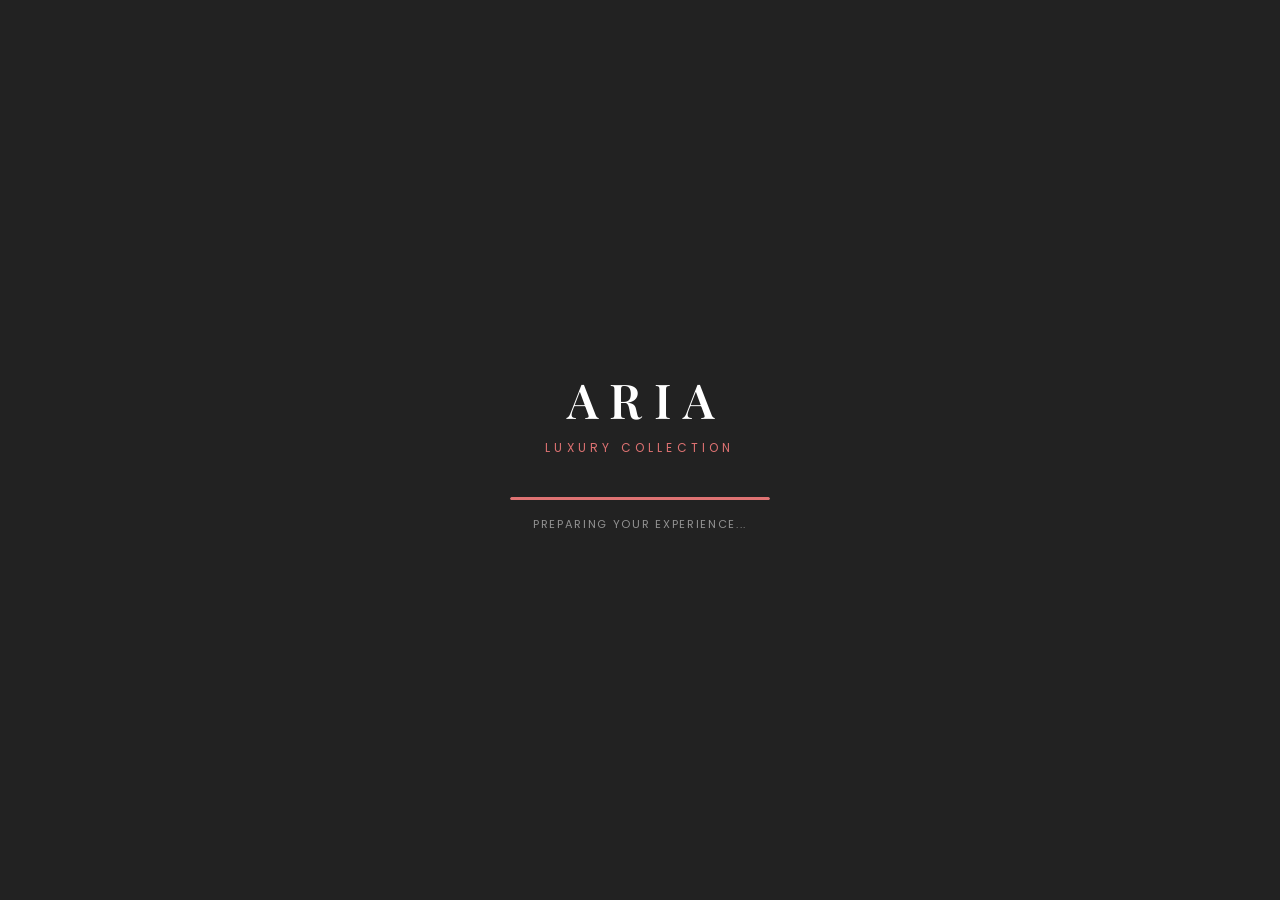
<file: loading.html>
<!DOCTYPE html>
<html lang="en">
<head>
  <meta charset="UTF-8">
  <meta name="viewport" content="width=device-width, initial-scale=1.0">
  <!-- 4.5 seconds baad automatic index.html par redirect ho jayega -->
  <meta http-equiv="refresh" content="4.5;url=index.html">
  <title>ARIA — Loading...</title>
  
  <link rel="preconnect" href="https://fonts.googleapis.com">
  <link rel="preconnect" href="https://fonts.gstatic.com" crossorigin>
  <link href="https://fonts.googleapis.com/css2?family=Playfair+Display:wght@600&family=Poppins:wght@300;400&display=swap" rel="stylesheet">

  <style>
    :root {
      --bg-color: #222222;       /* Luxury Dark Background */
      --text-color: #FFFFFF;
      --gold-color: #f57c7ce2;    /* Home page wala same theme color */
      --track-color: rgba(255, 255, 255, 0.1);
      --font-logo: 'Playfair Display', serif;
      --font-body: 'Poppins', sans-serif;
    }

    * {
      margin: 0;
      padding: 0;
      box-sizing: border-box;
    }

    body {
      height: 100vh;
      width: 100vw;
      background-color: var(--bg-color);
      display: flex;
      align-items: center;
      justify-content: center;
      font-family: var(--font-body);
      overflow: hidden;
    }

    .loader-container {
      display: flex;
      flex-direction: column;
      align-items: center;
      text-align: center;
      padding: 20px;
    }

    /* Brand Logo */
    .brand-logo {
      font-family: var(--font-logo);
      font-size: 3rem;
      font-weight: 600;
      letter-spacing: 0.25em;
      color: var(--text-color);
      margin-bottom: 8px;
      text-indent: 0.25em; /* Perfectly align centered text with letter-spacing */
    }

    .brand-subtext {
      font-size: 0.75rem;
      letter-spacing: 0.35em;
      text-transform: uppercase;
      color: var(--gold-color);
      margin-bottom: 40px;
    }

    /* Progress Bar Outer Track */
    .progress-track {
      width: 260px;
      height: 3px;
      background-color: var(--track-color);
      border-radius: 4px;
      overflow: hidden;
      position: relative;
    }

    /* Progress Bar Fill Animation (4.5 Seconds) */
    .progress-fill {
      height: 100%;
      width: 0%;
      background-color: var(--gold-color);
      border-radius: 4px;
      animation: fillProgress 4.5s cubic-bezier(0.4, 0, 0.2, 1) forwards;
    }

    /* Status Label */
    .loading-status {
      margin-top: 16px;
      font-size: 0.7rem;
      letter-spacing: 0.15em;
      color: rgba(255, 255, 255, 0.5);
      text-transform: uppercase;
    }

    /* Keyframe Animation */
    @keyframes fillProgress {
      0% {
        width: 0%;
      }
      50% {
        width: 65%;
      }
      80% {
        width: 85%;
      }
      100% {
        width: 100%;
      }
    }
  </style>
</head>
<body>

  <div class="loader-container">
    <h1 class="brand-logo">ARIA</h1>
    <p class="brand-subtext">Luxury Collection</p>
    
    <!-- Loading Bar -->
    <div class="progress-track">
      <div class="progress-fill"></div>
    </div>
    
    <p class="loading-status">Preparing Your Experience...</p>
  </div>

</body>
</html>
</file>
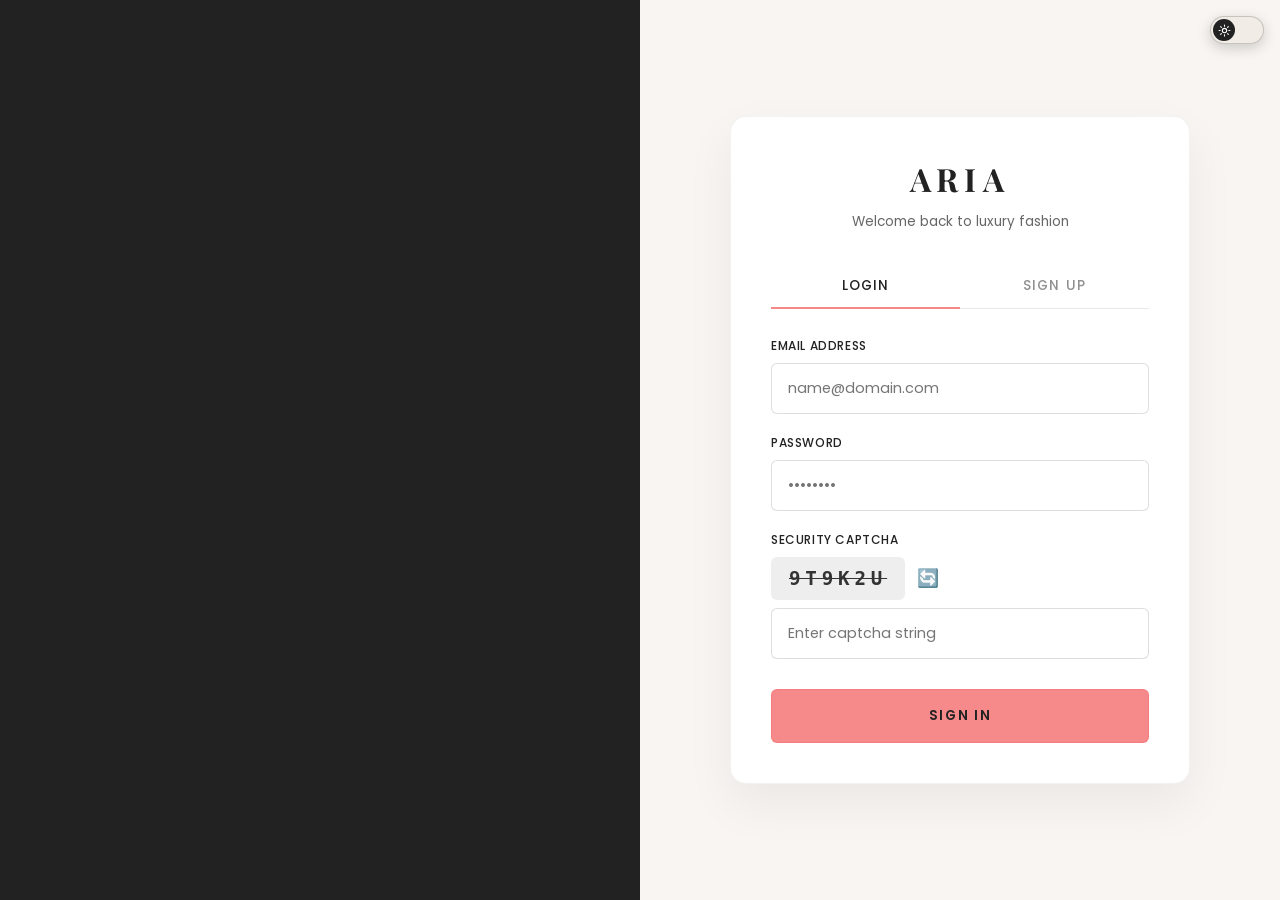
<file: login.html>
<!DOCTYPE html>
<html lang="en">
<head>
  <meta charset="UTF-8">
  <meta name="viewport" content="width=device-width, initial-scale=1.0">
  <title>ARIA — Account Authentication</title>
  <link rel="preconnect" href="https://fonts.googleapis.com">
  <link rel="preconnect" href="https://fonts.gstatic.com" crossorigin>
  <link href="https://fonts.googleapis.com/css2?family=Playfair+Display:wght@500;600;700&family=Poppins:wght@300;400;500;600&display=swap" rel="stylesheet">
  <script src="darkmode.js"></script>
  <style>
    :root {
      --color-white: #FFFFFF;
      --color-offwhite: #F8F5F2;
      --color-black: #222222;
      --color-gold: #f57c7ce2;
      --font-heading: 'Playfair Display', serif;
      --font-body: 'Poppins', sans-serif;
      --transition: 0.3s ease;
    }

    * { margin: 0; padding: 0; box-sizing: border-box; }

    body {
      font-family: var(--font-body);
      background-color: var(--color-offwhite);
      color: var(--color-black);
      min-height: 100vh;
    }

    /* ===== Split-screen layout ===== */
    .auth-page {
      display: flex;
      min-height: 100vh;
    }

    .auth-visual {
      flex: 1 1 50%;
      min-height: 100vh;
      background-color: var(--color-black); /* fallback until image is added */
      background-image: url("https://i.pinimg.com/736x/ed/0f/c1/ed0fc1859b363ae18fe8c7338bc718e2.jpg");            /* <-- put your reference image path/URL here */
      background-size: cover;
      background-position: center;
    }

    .auth-panel {
      flex: 1 1 50%;
      display: flex;
      align-items: center;
      justify-content: center;
      padding: 24px;
    }
    /* ================================ */

    .auth-container {
      width: 100%;
      max-width: 460px;
      background: var(--color-white);
      border-radius: 16px;
      padding: 40px;
      box-shadow: 0 20px 50px rgba(0, 0, 0, 0.06);
      border: 1px solid rgba(34, 34, 34, 0.06);
    }

    .auth-header {
      text-align: center;
      margin-bottom: 32px;
    }

    .auth-logo {
      font-family: var(--font-heading);
      font-size: 2rem;
      font-weight: 700;
      letter-spacing: 0.2em;
      text-decoration: none;
      color: var(--color-black);
      display: inline-block;
      margin-bottom: 12px;
    }

    .auth-tabs {
      display: flex;
      border-bottom: 1px solid rgba(34, 34, 34, 0.1);
      margin-bottom: 28px;
    }

    .tab-btn {
      flex: 1;
      padding: 12px;
      background: none;
      border: none;
      font-family: var(--font-body);
      font-size: 0.85rem;
      font-weight: 500;
      letter-spacing: 0.08em;
      text-transform: uppercase;
      color: rgba(34, 34, 34, 0.5);
      cursor: pointer;
      position: relative;
      transition: color var(--transition);
    }

    .tab-btn.active {
      color: var(--color-black);
    }

    .tab-btn.active::after {
      content: '';
      position: absolute;
      bottom: -1px;
      left: 0;
      width: 100%;
      height: 2px;
      background-color: var(--color-gold);
    }

    .form-group {
      margin-bottom: 20px;
    }

    .form-group label {
      display: block;
      font-size: 0.75rem;
      font-weight: 500;
      text-transform: uppercase;
      letter-spacing: 0.05em;
      margin-bottom: 8px;
    }

    .form-control {
      width: 100%;
      padding: 14px 16px;
      border: 1px solid rgba(34, 34, 34, 0.15);
      border-radius: 6px;
      font-family: var(--font-body);
      font-size: 0.9rem;
      transition: border-color var(--transition);
      outline: none;
    }

    .form-control:focus {
      border-color: var(--color-gold);
    }

    .captcha-wrap {
      display: flex;
      gap: 12px;
      align-items: center;
      margin-bottom: 8px;
    }

    .captcha-box {
      background: #eee;
      padding: 10px 18px;
      border-radius: 6px;
      font-family: monospace;
      font-weight: bold;
      font-size: 1.2rem;
      letter-spacing: 0.25em;
      text-decoration: line-through;
      user-select: none;
      color: #333;
    }

    .btn-refresh {
      background: none;
      border: none;
      cursor: pointer;
      font-size: 1.1rem;
    }

    .btn-submit {
      width: 100%;
      padding: 16px;
      background-color: var(--color-gold);
      border: 1px solid var(--color-gold);
      color: var(--color-black);
      font-family: var(--font-body);
      font-size: 0.85rem;
      font-weight: 600;
      letter-spacing: 0.12em;
      text-transform: uppercase;
      border-radius: 6px;
      cursor: pointer;
      margin-top: 10px;
      transition: var(--transition);
    }

    .btn-submit:hover {
      background-color: transparent;
      color: var(--color-black);
    }

    .form-panel { display: none; }
    .form-panel.active { display: block; }

    /* Stack on narrow screens so the form isn't squeezed */
    @media (max-width: 800px) {
      .auth-visual { display: none; }
      .auth-panel { flex: 1 1 100%; }
    }
  </style>
</head>
<body>

  <div class="auth-page">
    <!-- Left half: put your reference image here -->
    <div class="auth-visual"></div>

    <!-- Right half: existing login/signup card, unchanged -->
    <div class="auth-panel">
      <div class="auth-container">
        <div class="auth-header">
          <a href="index.html" class="auth-logo">ARIA</a>
          <p style="font-size: 0.85rem; color: #666;">Welcome back to luxury fashion</p>
        </div>

        <div class="auth-tabs">
          <button class="tab-btn active" onclick="switchTab('login')">Login</button>
          <button class="tab-btn" onclick="switchTab('signup')">Sign Up</button>
        </div>

        <!-- Login Form -->
        <form id="login" class="form-panel active" onsubmit="return validateCaptcha(event)">
          <div class="form-group">
            <label>Email Address</label>
            <input type="email" class="form-control" required placeholder="name@domain.com">
          </div>
          <div class="form-group">
            <label>Password</label>
            <input type="password" class="form-control" required placeholder="••••••••">
          </div>
          <div class="form-group">
            <label>Security Captcha</label>
            <div class="captcha-wrap">
              <div id="captchaCode" class="captcha-box"></div>
              <button type="button" class="btn-refresh" onclick="generateCaptcha()" title="Refresh Captcha">🔄</button>
            </div>
            <input type="text" id="captchaInput" class="form-control" required placeholder="Enter captcha string">
          </div>
          <button type="submit" class="btn-submit">Sign In</button>
        </form>

        <!-- Sign Up Form -->
        <form id="signup" class="form-panel" onsubmit="alert('Account created successfully!'); return false;">
          <div class="form-group">
            <label>Full Name</label>
            <input type="text" class="form-control" required placeholder="Your Name">
          </div>
          <div class="form-group">
            <label>Email Address</label>
            <input type="email" class="form-control" required placeholder="name@domain.com">
          </div>
          <div class="form-group">
            <label>Password</label>
            <input type="password" class="form-control" required placeholder="••••••••">
          </div>
          <button type="submit" class="btn-submit">Create Account</button>
        </form>
      </div>
    </div>
  </div>

  <script>
    let currentCaptcha = "";

    function generateCaptcha() {
      const chars = "0123456789ABCDEFGHIJKLMNOPQRSTUVWXYZ";
      let code = "";
      for (let i = 0; i < 6; i++) {
        code += chars.charAt(Math.floor(Math.random() * chars.length));
      }
      currentCaptcha = code;
      document.getElementById("captchaCode").innerText = code;
    }

    function switchTab(tab) {
      document.querySelectorAll('.tab-btn').forEach(btn => btn.classList.remove('active'));
      document.querySelectorAll('.form-panel').forEach(panel => panel.classList.remove('active'));

      if(tab === 'login') {
        document.querySelectorAll('.tab-btn')[0].classList.add('active');
        document.getElementById('login').classList.add('active');
      } else {
        document.querySelectorAll('.tab-btn')[1].classList.add('active');
        document.getElementById('signup').classList.add('active');
      }
    }

    function validateCaptcha(e) {
      e.preventDefault();
      const userInput = document.getElementById("captchaInput").value.trim();
      if (userInput.toUpperCase() === currentCaptcha) {
        alert("Login successful!");
        window.location.href = "index.html";
      } else {
        alert("Invalid Captcha code! Please try again.");
        generateCaptcha();
      }
    }

    window.onload = generateCaptcha;
  </script>
</body>
</html>
</file>
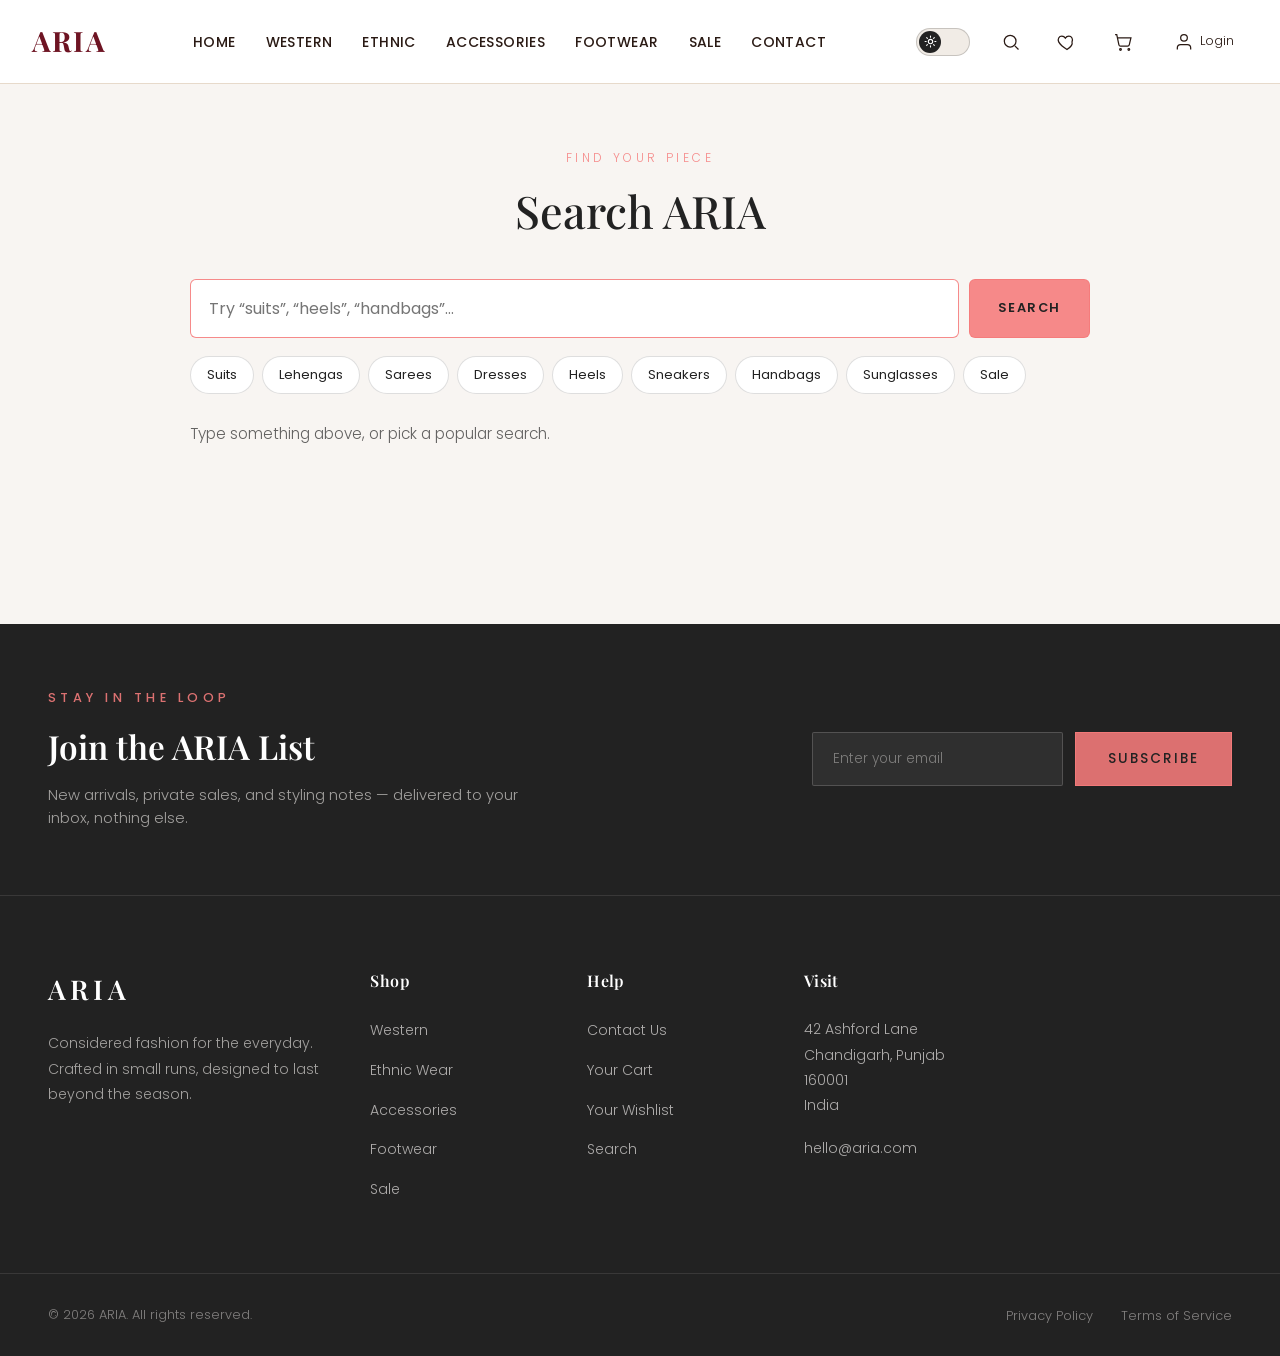
<file: search.html>
<!DOCTYPE html>
<html lang="en">
<head>
  <meta charset="UTF-8">
  <meta name="viewport" content="width=device-width, initial-scale=1.0">
  <title>Search — ARIA</title>
  <meta name="description" content="Search the ARIA collection.">

  <link rel="preconnect" href="https://fonts.googleapis.com">
  <link rel="preconnect" href="https://fonts.gstatic.com" crossorigin>
  <link href="https://fonts.googleapis.com/css2?family=Playfair+Display:wght@400;500;600;700&family=Poppins:wght@300;400;500;600&display=swap" rel="stylesheet">

  <link rel="stylesheet" href="style.css">
  <link rel="stylesheet" href="search.css">
  <script src="darkmode.js"></script>
</head>
<body>

  <header class="navbar">
    <div class="navbar__inner">
      <a href="index.html" class="navbar__logo">ARIA</a>

      <nav class="navbar__nav" aria-label="Main navigation">
        <ul class="navbar__links">
          <li><a href="index.html" class="nav-link">Home</a></li>
          <li><a href="western.html" class="nav-link">Western</a></li>
          <li><a href="ethnic.html" class="nav-link">Ethnic</a></li>
          <li><a href="accessories.html" class="nav-link">Accessories</a></li>
          <li><a href="footwear.html" class="nav-link">Footwear</a></li>
          <li><a href="sale.html" class="nav-link">Sale</a></li>
          <li><a href="contact.html" class="nav-link">Contact</a></li>
        </ul>
      </nav>

      <div class="navbar__icons">
        <a href="search.html" class="icon-link" aria-label="Search">
          <svg viewBox="0 0 24 24" class="icon" fill="none" stroke="currentColor" stroke-width="1.5">
            <circle cx="11" cy="11" r="7"></circle>
            <line x1="21" y1="21" x2="16.65" y2="16.65"></line>
          </svg>
        </a>

        <a href="wishlist.html" class="icon-link" aria-label="Wishlist">
          <svg viewBox="0 0 24 24" class="icon" fill="none" stroke="currentColor" stroke-width="1.5">
            <path d="M12 21s-7.5-4.6-10-9.1C.5 8.4 2.3 5 5.8 5c2 0 3.4 1.1 4.2 2.4C10.8 6.1 12.2 5 14.2 5c3.5 0 5.3 3.4 3.8 6.9C19.5 16.4 12 21 12 21z"></path>
          </svg>
          <span class="wl-badge" data-wishlist-count>0</span>
        </a>

        <a href="cart.html" class="icon-link cart-nav-link" aria-label="Cart">
          <svg viewBox="0 0 24 24" class="icon" fill="none" stroke="currentColor" stroke-width="1.5">
            <circle cx="9" cy="21" r="1"></circle>
            <circle cx="19" cy="21" r="1"></circle>
            <path d="M2.5 3h2l2.6 12.4a2 2 0 0 0 2 1.6h8.4a2 2 0 0 0 2-1.6L21.5 7H6"></path>
          </svg>
          <span class="cart-badge" id="cartBadge">0</span>
        </a>

        <a href="login.html" class="icon-link btn-login-nav" aria-label="Account Login">
          <svg viewBox="0 0 24 24" class="icon" fill="none" stroke="currentColor" stroke-width="1.5">
            <path d="M20 21v-2a4 4 0 0 0-4-4H8a4 4 0 0 0-4 4v2"></path>
            <circle cx="12" cy="7" r="4"></circle>
          </svg>
          <span class="login-text">Login</span>
        </a>
      </div>
    </div>
  </header>


  <main class="search-page">
    <div class="search-page__inner">

      <div class="search-page__heading">
        <p class="search-page__eyebrow">Find Your Piece</p>
        <h1 class="search-page__title">Search ARIA</h1>
      </div>

      <form class="sp-form" id="searchForm" role="search" autocomplete="off">
        <input type="search" id="searchInput" name="q"
               placeholder="Try “suits”, “heels”, “handbags”…"
               aria-label="Search the collection">
        <button type="submit">Search</button>
      </form>

      <div id="searchChips"></div>

      <p class="sp-summary" id="searchSummary" role="status"></p>

      <div id="searchResults"></div>

    </div>
  </main>


  <footer class="site-footer">
    <div class="footer__newsletter">
      <div class="footer__newsletter-inner">
        <div class="footer__newsletter-text">
          <p class="footer__eyebrow">Stay in the Loop</p>
          <h2 class="footer__newsletter-heading">Join the ARIA List</h2>
          <p class="footer__newsletter-copy">New arrivals, private sales, and styling notes — delivered to your inbox, nothing else.</p>
        </div>
        <form class="footer__newsletter-form" aria-label="Newsletter signup" data-aria-newsletter>
          <input type="email" placeholder="Enter your email" required>
          <button type="submit" class="btn-gold">Subscribe</button>
        </form>
      </div>
    </div>

    <div class="footer__main">
      <div class="footer__col footer__col--brand">
        <a href="index.html" class="footer__logo">ARIA</a>
        <p class="footer__brand-copy">Considered fashion for the everyday. Crafted in small runs, designed to last beyond the season.</p>
      </div>

      <nav class="footer__col" aria-label="Shop">
        <h3 class="footer__col-title">Shop</h3>
        <ul class="footer__links">
          <li><a href="western.html" class="footer-link">Western</a></li>
          <li><a href="ethnic.html" class="footer-link">Ethnic Wear</a></li>
          <li><a href="accessories.html" class="footer-link">Accessories</a></li>
          <li><a href="footwear.html" class="footer-link">Footwear</a></li>
          <li><a href="sale.html" class="footer-link">Sale</a></li>
        </ul>
      </nav>

      <nav class="footer__col" aria-label="Help">
        <h3 class="footer__col-title">Help</h3>
        <ul class="footer__links">
          <li><a href="contact.html" class="footer-link">Contact Us</a></li>
          <li><a href="cart.html" class="footer-link">Your Cart</a></li>
          <li><a href="wishlist.html" class="footer-link">Your Wishlist</a></li>
          <li><a href="search.html" class="footer-link">Search</a></li>
        </ul>
      </nav>

      <div class="footer__col">
        <h3 class="footer__col-title">Visit</h3>
        <address class="footer__address">
          42 Ashford Lane<br>
          Chandigarh, Punjab 160001<br>
          India
        </address>
        <a href="mailto:hello@aria.com" class="footer-link footer__email">hello@aria.com</a>
      </div>
    </div>

    <div class="footer__bottom">
      <p class="footer__copyright">&copy; 2026 ARIA. All rights reserved.</p>
      <ul class="footer__legal">
        <li><a href="#" class="footer-link footer-link--small">Privacy Policy</a></li>
        <li><a href="#" class="footer-link footer-link--small">Terms of Service</a></li>
      </ul>
    </div>
  </footer>

  <script src="wishlist.js"></script>
  <script src="search.js"></script>
</body>
</html>
</file>
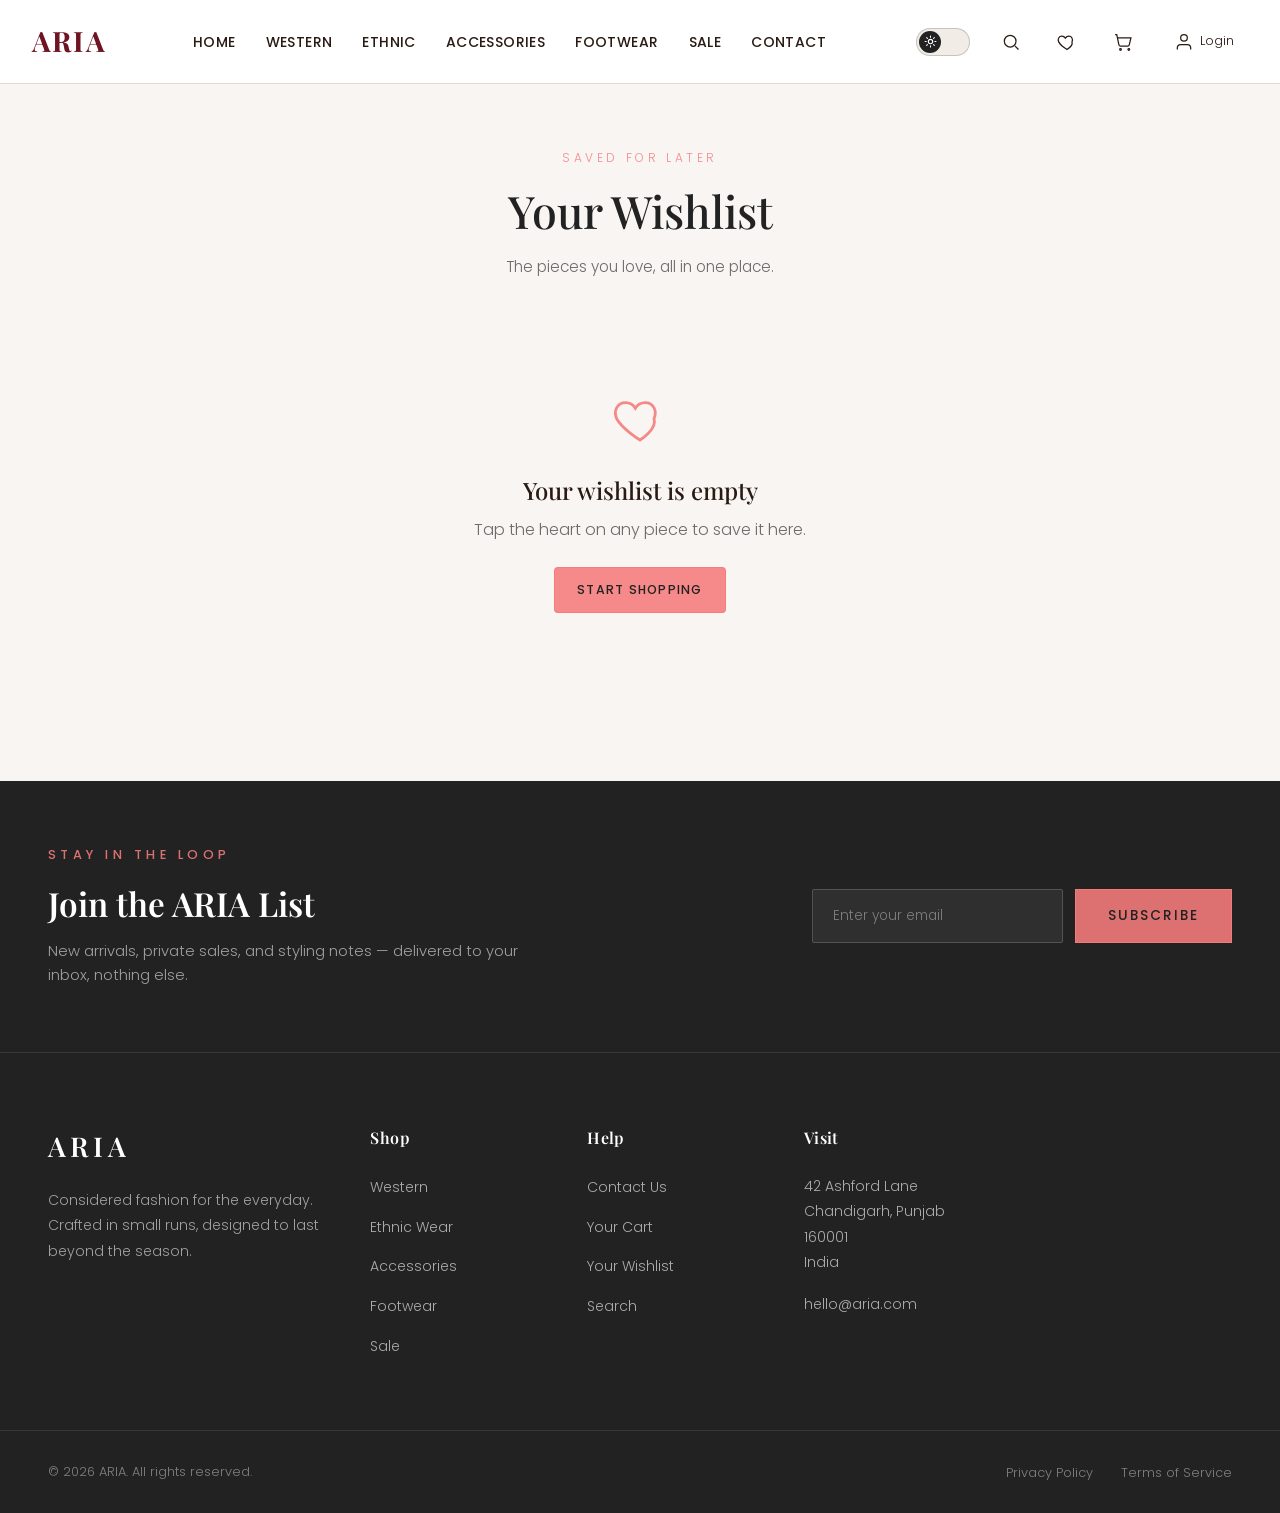
<file: wishlist.html>
<!DOCTYPE html>
<html lang="en">
<head>
  <meta charset="UTF-8">
  <meta name="viewport" content="width=device-width, initial-scale=1.0">
  <title>Wishlist — ARIA</title>
  <meta name="description" content="Your saved pieces at ARIA.">

  <link rel="preconnect" href="https://fonts.googleapis.com">
  <link rel="preconnect" href="https://fonts.gstatic.com" crossorigin>
  <link href="https://fonts.googleapis.com/css2?family=Playfair+Display:wght@400;500;600;700&family=Poppins:wght@300;400;500;600&display=swap" rel="stylesheet">

  <link rel="stylesheet" href="style.css">
  <link rel="stylesheet" href="wishlist.css">
  <script src="darkmode.js"></script>
</head>
<body>

  <header class="navbar">
    <div class="navbar__inner">
      <a href="index.html" class="navbar__logo">ARIA</a>

      <nav class="navbar__nav" aria-label="Main navigation">
        <ul class="navbar__links">
          <li><a href="index.html" class="nav-link">Home</a></li>
          <li><a href="western.html" class="nav-link">Western</a></li>
          <li><a href="ethnic.html" class="nav-link">Ethnic</a></li>
          <li><a href="accessories.html" class="nav-link">Accessories</a></li>
          <li><a href="footwear.html" class="nav-link">Footwear</a></li>
          <li><a href="sale.html" class="nav-link">Sale</a></li>
          <li><a href="contact.html" class="nav-link">Contact</a></li>
        </ul>
      </nav>

      <div class="navbar__icons">
        <a href="search.html" class="icon-link" aria-label="Search">
          <svg viewBox="0 0 24 24" class="icon" fill="none" stroke="currentColor" stroke-width="1.5">
            <circle cx="11" cy="11" r="7"></circle>
            <line x1="21" y1="21" x2="16.65" y2="16.65"></line>
          </svg>
        </a>

        <a href="wishlist.html" class="icon-link" aria-label="Wishlist">
          <svg viewBox="0 0 24 24" class="icon" fill="none" stroke="currentColor" stroke-width="1.5">
            <path d="M12 21s-7.5-4.6-10-9.1C.5 8.4 2.3 5 5.8 5c2 0 3.4 1.1 4.2 2.4C10.8 6.1 12.2 5 14.2 5c3.5 0 5.3 3.4 3.8 6.9C19.5 16.4 12 21 12 21z"></path>
          </svg>
          <span class="wl-badge" data-wishlist-count>0</span>
        </a>

        <a href="cart.html" class="icon-link cart-nav-link" aria-label="Cart">
          <svg viewBox="0 0 24 24" class="icon" fill="none" stroke="currentColor" stroke-width="1.5">
            <circle cx="9" cy="21" r="1"></circle>
            <circle cx="19" cy="21" r="1"></circle>
            <path d="M2.5 3h2l2.6 12.4a2 2 0 0 0 2 1.6h8.4a2 2 0 0 0 2-1.6L21.5 7H6"></path>
          </svg>
          <span class="cart-badge" id="cartBadge">0</span>
        </a>

        <a href="login.html" class="icon-link btn-login-nav" aria-label="Account Login">
          <svg viewBox="0 0 24 24" class="icon" fill="none" stroke="currentColor" stroke-width="1.5">
            <path d="M20 21v-2a4 4 0 0 0-4-4H8a4 4 0 0 0-4 4v2"></path>
            <circle cx="12" cy="7" r="4"></circle>
          </svg>
          <span class="login-text">Login</span>
        </a>
      </div>
    </div>
  </header>


  <main class="wishlist-page">
    <div class="wishlist-page__inner">

      <div class="wishlist-page__heading">
        <p class="wishlist-page__eyebrow">Saved For Later</p>
        <h1 class="wishlist-page__title">Your Wishlist</h1>
        <p class="wishlist-page__subtitle">The pieces you love, all in one place.</p>
      </div>

      <div class="wl-toolbar" id="wlToolbar" hidden>
        <span class="wl-count" id="wlCount">0 items</span>
        <div class="wl-toolbar__actions">
          <button type="button" class="wl-btn" id="wlClear">Clear All</button>
          <button type="button" class="wl-btn" id="wlAddAll">Move All to Cart</button>
        </div>
      </div>

      <div class="wl-grid" id="wishlistGrid"></div>

      <div class="wl-empty" id="wlEmpty" hidden>
        <svg class="wl-empty__icon" viewBox="0 0 24 24" fill="none" stroke="currentColor" stroke-width="1.2">
          <path d="M12 21s-7.5-4.6-10-9.1C.5 8.4 2.3 5 5.8 5c2 0 3.4 1.1 4.2 2.4C10.8 6.1 12.2 5 14.2 5c3.5 0 5.3 3.4 3.8 6.9C19.5 16.4 12 21 12 21z"></path>
        </svg>
        <h3>Your wishlist is empty</h3>
        <p>Tap the heart on any piece to save it here.</p>
        <a href="ethnic.html" class="wl-btn">Start Shopping</a>
      </div>

    </div>
  </main>


  <footer class="site-footer">
    <div class="footer__newsletter">
      <div class="footer__newsletter-inner">
        <div class="footer__newsletter-text">
          <p class="footer__eyebrow">Stay in the Loop</p>
          <h2 class="footer__newsletter-heading">Join the ARIA List</h2>
          <p class="footer__newsletter-copy">New arrivals, private sales, and styling notes — delivered to your inbox, nothing else.</p>
        </div>
        <form class="footer__newsletter-form" aria-label="Newsletter signup" data-aria-newsletter>
          <input type="email" placeholder="Enter your email" required>
          <button type="submit" class="btn-gold">Subscribe</button>
        </form>
      </div>
    </div>

    <div class="footer__main">
      <div class="footer__col footer__col--brand">
        <a href="index.html" class="footer__logo">ARIA</a>
        <p class="footer__brand-copy">Considered fashion for the everyday. Crafted in small runs, designed to last beyond the season.</p>
      </div>

      <nav class="footer__col" aria-label="Shop">
        <h3 class="footer__col-title">Shop</h3>
        <ul class="footer__links">
          <li><a href="western.html" class="footer-link">Western</a></li>
          <li><a href="ethnic.html" class="footer-link">Ethnic Wear</a></li>
          <li><a href="accessories.html" class="footer-link">Accessories</a></li>
          <li><a href="footwear.html" class="footer-link">Footwear</a></li>
          <li><a href="sale.html" class="footer-link">Sale</a></li>
        </ul>
      </nav>

      <nav class="footer__col" aria-label="Help">
        <h3 class="footer__col-title">Help</h3>
        <ul class="footer__links">
          <li><a href="contact.html" class="footer-link">Contact Us</a></li>
          <li><a href="cart.html" class="footer-link">Your Cart</a></li>
          <li><a href="wishlist.html" class="footer-link">Your Wishlist</a></li>
          <li><a href="search.html" class="footer-link">Search</a></li>
        </ul>
      </nav>

      <div class="footer__col">
        <h3 class="footer__col-title">Visit</h3>
        <address class="footer__address">
          42 Ashford Lane<br>
          Chandigarh, Punjab 160001<br>
          India
        </address>
        <a href="mailto:hello@aria.com" class="footer-link footer__email">hello@aria.com</a>
      </div>
    </div>

    <div class="footer__bottom">
      <p class="footer__copyright">&copy; 2026 ARIA. All rights reserved.</p>
      <ul class="footer__legal">
        <li><a href="#" class="footer-link footer-link--small">Privacy Policy</a></li>
        <li><a href="#" class="footer-link footer-link--small">Terms of Service</a></li>
      </ul>
    </div>
  </footer>

  <script src="wishlist.js"></script>
  <script src="search.js"></script>
</body>
</html>
</file>
<file: style.css>
:root {
  --color-white:     #FFFFFF;
  --color-offwhite:  #F8F5F2;
  --color-black:     #222222;
  --color-gold:      #f57c7ce2;
  --color-gold-soft: rgba(201, 162, 39, 0.35);

  --font-heading: 'Playfair Display', serif;
  --font-body:    'Poppins', sans-serif;

  --nav-height: 84px;
  --transition-base: 0.35s ease;
}

* {
  margin: 0;
  padding: 0;
  box-sizing: border-box;
}

html {
  scroll-behavior: smooth;
}

body {
  font-family: var(--font-body);
  color: var(--color-black);
  background-color: var(--color-white);
  line-height: 1.6;
  font-weight: 300;
}

a {
  text-decoration: none;
  color: inherit;
}

ul {
  list-style: none;
}

img {
  max-width: 100%;
  display: block;
}

.navbar {
  position: sticky;
  top: 0;
  left: 0;
  width: 100%;
  height: var(--nav-height);
  background-color: var(--color-white);
  border-bottom: 1px solid rgba(34, 34, 34, 0.08);
  z-index: 1000;
}

.navbar__inner {
  max-width: 1400px;
  height: 100%;
  margin: 0 auto;
  padding: 0 48px;
  display: flex;
  align-items: center;
  justify-content: space-between;
  gap: 32px;
}

/* Logo */
.navbar__logo {
  font-family: var(--font-heading);
  font-size: 1.85rem;
  font-weight: 600;
  letter-spacing: 0.18em;
  color: var(--color-black);
  white-space: nowrap;
}
.navbar__nav {
  flex: 1;
  display: flex;
  justify-content: center;
}

.navbar__links {
  display: flex;
  align-items: center;
  gap: 40px;
}
.nav-link {
  position: relative;
  font-size: 0.85rem;
  font-weight: 500;
  letter-spacing: 0.08em;
  text-transform: uppercase;
  color: var(--color-black);
  padding-bottom: 6px;
  transition: color var(--transition-base);
}

.nav-link::after {
  content: '';
  position: absolute;
  left: 0;
  bottom: 0;
  width: 100%;
  height: 1px;
  background-color: var(--color-gold);
  transform: scaleX(0);
  transform-origin: right;
  transition: transform var(--transition-base);
}

.nav-link:hover {
  color: var(--color-gold);
}

.nav-link:hover::after {
  transform: scaleX(1);
  transform-origin: left;
}
.navbar__icons {
  display: flex;
  align-items: center;
  gap: 24px;
}

.icon-link {
  display: inline-flex;
  align-items: center;
  justify-content: center;
  transition: color var(--transition-base), transform var(--transition-base);
}

.icon-link:hover {
  color: var(--color-gold);
  transform: translateY(-2px);
}

.icon {
  width: 20px;
  height: 20px;
}
.hero {
  position: relative;
  width: 100%;
  height: 100vh;
  min-height: 600px;
  display: flex;
  align-items: center;
  justify-content: center;
  text-align: center;
  overflow: hidden;

  background-image:
    linear-gradient(0deg, rgba(0,0,0,0.15), rgba(0,0,0,0.15)),
    url('fee_bg.jpeg');
  background-size: cover;
  background-position: center 20%;
  background-repeat: no-repeat;
  background-attachment: fixed;
}
.hero__overlay {
  position: absolute;
  inset: 0;
  background: linear-gradient(
    180deg,
    rgba(34, 34, 34, 0.55) 0%,
    rgba(34, 34, 34, 0.35) 45%,
    rgba(34, 34, 34, 0.65) 100%
  );
  z-index: 1;
}

.hero__content {
  position: relative;
  z-index: 2;
  max-width: 720px;
  padding: 0 24px;
  color: var(--color-white);
  display: flex;
  flex-direction: column;
  align-items: center;
}

.hero__eyebrow {
  font-family: var(--font-body);
  font-size: 0.8rem;
  font-weight: 500;
  letter-spacing: 0.35em;
  text-transform: uppercase;
  color: var(--color-gold);
  margin-bottom: 20px;
}

.hero__heading {
  font-family: var(--font-heading);
  font-size: clamp(2.6rem, 6vw, 5rem);
  font-weight: 600;
  line-height: 1.1;
  letter-spacing: 0.02em;
  margin-bottom: 20px;
}

.hero__subheading {
  font-family: var(--font-heading);
  font-style: italic;
  font-weight: 400;
  font-size: clamp(1.1rem, 2.2vw, 1.6rem);
  color: var(--color-offwhite);
  margin-bottom: 22px;
  position: relative;
  padding-bottom: 22px;
}

.hero__subheading::after {
  content: '';
  position: absolute;
  bottom: 0;
  left: 50%;
  transform: translateX(-50%);
  width: 60px;
  height: 1px;
  background-color: var(--color-gold);
}

.hero__text {
  font-size: 1rem;
  font-weight: 300;
  color: rgba(248, 245, 242, 0.9);
  max-width: 520px;
  margin-bottom: 40px;
}

.btn-gold {
  display: inline-block;
  padding: 18px 48px;
  font-family: var(--font-body);
  font-size: 0.85rem;
  font-weight: 500;
  letter-spacing: 0.15em;
  text-transform: uppercase;
  color: var(--color-black);
  background-color: var(--color-gold);
  border: 1px solid var(--color-gold);
  transition: background-color var(--transition-base), color var(--transition-base), box-shadow var(--transition-base);
}

.btn-gold:hover {
  background-color: transparent;
  color: var(--color-white);
  box-shadow: 0 0 0 1px var(--color-gold) inset;
}

@media (max-width: 1024px) {
  .navbar__inner {
    padding: 0 28px;
  }

  .navbar__links {
    gap: 24px;
  }

  .hero {
    background-attachment: scroll;
  }
}

@media (max-width: 860px) {
  .navbar {
    height: auto;
  }

  .navbar__inner {
    flex-wrap: wrap;
    padding: 16px 24px;
    row-gap: 14px;
  }

  .navbar__nav {
    order: 3;
    width: 100%;
    justify-content: center;
  }

  .navbar__links {
    flex-wrap: wrap;
    justify-content: center;
    gap: 18px 26px;
  }

  .navbar__icons {
    order: 2;
  }
}

@media (max-width: 480px) {
  .navbar__logo {
    font-size: 1.5rem;
    letter-spacing: 0.12em;
  }

  .navbar__links {
    gap: 14px 18px;
  }

  .nav-link {
    font-size: 0.75rem;
  }

  .icon {
    width: 18px;
    height: 18px;
  }

  .navbar__icons {
    gap: 18px;
  }

  .hero__content {
    padding: 0 20px;
  }

  .btn-gold {
    padding: 16px 36px;
    width: 100%;
    max-width: 280px;
  }
}
.category {
  background-color: var(--color-offwhite);
  padding: 110px 48px;
}

.category__header {
  text-align: center;
  max-width: 640px;
  margin: 0 auto 64px;
}

.category__eyebrow {
  font-size: 0.8rem;
  font-weight: 500;
  letter-spacing: 0.35em;
  text-transform: uppercase;
  color: var(--color-gold);
  margin-bottom: 14px;
}

.category__heading {
  font-family: var(--font-heading);
  font-size: clamp(2rem, 3.5vw, 2.75rem);
  font-weight: 600;
  color: var(--color-black);
  letter-spacing: 0.01em;
}
.category__grid {
  display: grid;
  grid-template-columns: repeat(4, 1fr);
  gap: 32px;
  max-width: 1400px;
  margin: 0 auto;
}

.category-card {
  position: relative;
  border-radius: 14px;
  overflow: hidden;
  background-color: var(--color-white);
  box-shadow: 0 10px 30px rgba(34, 34, 34, 0.08);
  transition: box-shadow var(--transition-base), transform var(--transition-base);
}

.category-card:hover,
.category-card:focus-within {
  box-shadow: 0 22px 45px rgba(34, 34, 34, 0.18);
  transform: translateY(-4px);
}

.category-card__image-wrap {
  position: relative;
  width: 100%;
  aspect-ratio: 3 / 4;
  overflow: hidden;
  border-radius: 14px;
}

.category-card__image {
  width: 100%;
  height: 100%;
  object-fit: cover;
  transform: scale(1);
  transition: transform 0.6s ease;
}

.category-card:hover .category-card__image,
.category-card:focus-within .category-card__image {
  transform: scale(1.08);
}

.category-card__overlay {
  position: absolute;
  inset: 0;
  background: linear-gradient(
    180deg,
    rgba(34, 34, 34, 0) 40%,
    rgba(34, 34, 34, 0.75) 100%
  );
  opacity: 0;
  transition: opacity var(--transition-base);
}

.category-card:hover .category-card__overlay,
.category-card:focus-within .category-card__overlay {
  opacity: 1;
}

.category-card__info {
  position: absolute;
  left: 0;
  right: 0;
  bottom: 0;
  padding: 28px 26px;
  display: flex;
  flex-direction: column;
  align-items: flex-start;
  gap: 16px;
  z-index: 2;
}

.category-card__title {
  font-family: var(--font-heading);
  font-size: 1.5rem;
  font-weight: 600;
  color: var(--color-white);
  letter-spacing: 0.02em;
}
.btn-outline-gold {
  display: inline-block;
  padding: 10px 26px;
  font-size: 0.75rem;
  font-weight: 500;
  letter-spacing: 0.14em;
  text-transform: uppercase;
  color: var(--color-white);
  border: 1px solid var(--color-white);
  border-radius: 2px;
  opacity: 0;
  transform: translateY(10px);
  transition: opacity var(--transition-base), transform var(--transition-base),
              background-color var(--transition-base), color var(--transition-base),
              border-color var(--transition-base);
}

.category-card:hover .btn-outline-gold,
.category-card:focus-within .btn-outline-gold {
  opacity: 1;
  transform: translateY(0);
}

.btn-outline-gold:hover {
  background-color: var(--color-gold);
  border-color: var(--color-gold);
  color: var(--color-black);
}

@media (max-width: 1024px) {
  .category {
    padding: 90px 32px;
  }

  .category__grid {
    grid-template-columns: repeat(2, 1fr);
    gap: 26px;
  }
}
@media (max-width: 640px) {
  .category {
    padding: 70px 20px;
  }

  .category__header {
    margin-bottom: 44px;
  }

  .category-card__info {
    padding: 22px 20px;
  }

  .btn-outline-gold {
    opacity: 1;
    transform: translateY(0);
  }
}

@media (max-width: 480px) {
  .category__grid {
    grid-template-columns: 1fr;
  }

  .category-card__image-wrap {
    aspect-ratio: 4 / 5;
  }
}

.arrivals {
  background-color: var(--color-white);
  padding: 110px 48px;
}

.arrivals__header {
  text-align: center;
  max-width: 640px;
  margin: 0 auto 64px;
}

.arrivals__eyebrow {
  font-size: 0.8rem;
  font-weight: 500;
  letter-spacing: 0.35em;
  text-transform: uppercase;
  color: var(--color-gold);
  margin-bottom: 14px;
}

.arrivals__heading {
  font-family: var(--font-heading);
  font-size: clamp(2rem, 3.5vw, 2.75rem);
  font-weight: 600;
  color: var(--color-black);
  letter-spacing: 0.01em;
}
.arrivals__grid {
  display: grid;
  grid-template-columns: repeat(4, 1fr);
  gap: 34px;
  max-width: 1400px;
  margin: 0 auto;
}
.product-card {
  display: flex;
  flex-direction: column;
  background-color: var(--color-white);
  border: 1px solid rgba(34, 34, 34, 0.08);
  border-radius: 12px;
  overflow: hidden;
  box-shadow: 0 6px 18px rgba(34, 34, 34, 0.06);
  transition: transform var(--transition-base), box-shadow var(--transition-base);
}
.product-card:hover,
.product-card:focus-within {
  transform: translateY(-8px);
  box-shadow: 0 26px 40px rgba(34, 34, 34, 0.16);
}
.product-card__image-wrap {
  width: 100%;
  aspect-ratio: 1 / 1;
  overflow: hidden;
}

.product-card__image {
  width: 100%;
  height: 100%;
  object-fit: cover;
  transform: scale(1);
  transition: transform 0.5s ease;
}

.product-card:hover .product-card__image,
.product-card:focus-within .product-card__image {
  transform: scale(1.05);
}

.product-card__info {
  padding: 22px 22px 26px;
  display: flex;
  flex-direction: column;
  align-items: flex-start;
  gap: 8px;
}

.product-card__name {
  font-family: var(--font-heading);
  font-size: 1.1rem;
  font-weight: 600;
  color: var(--color-black);
  line-height: 1.3;
}

.product-card__price {
  font-size: 0.95rem;
  font-weight: 500;
  color: var(--color-gold);
  letter-spacing: 0.03em;
}

.star-rating {
  display: flex;
  gap: 3px;
  font-size: 0.85rem;
  color: var(--color-gold);
  margin-bottom: 6px;
}
.btn-add-cart {
  width: 100%;
  margin-top: 6px;
  padding: 13px 0;
  font-family: var(--font-body);
  font-size: 0.75rem;
  font-weight: 500;
  letter-spacing: 0.14em;
  text-transform: uppercase;
  color: var(--color-black);
  background-color: transparent;
  border: 1px solid var(--color-black);
  border-radius: 2px;
  cursor: pointer;
  transition: background-color var(--transition-base), color var(--transition-base), border-color var(--transition-base);
}

/* Button color transition on hover */
.btn-add-cart:hover {
  background-color: var(--color-gold);
  border-color: var(--color-gold);
  color: var(--color-white);
}

@media (max-width: 1200px) {
  .arrivals__grid {
    grid-template-columns: repeat(3, 1fr);
  }
}
@media (max-width: 860px) {
  .arrivals {
    padding: 90px 32px;
  }

  .arrivals__grid {
    grid-template-columns: repeat(2, 1fr);
    gap: 26px;
  }
}
@media (max-width: 480px) {
  .arrivals {
    padding: 70px 20px;
  }

  .arrivals__header {
    margin-bottom: 44px;
  }

  .arrivals__grid {
    grid-template-columns: 1fr;
  }
}
.featured {
  background-color: var(--color-offwhite);
  padding: 130px 48px;
}

.featured__inner {
  max-width: 1400px;
  margin: 0 auto;
  display: grid;
  grid-template-columns: 1fr 1fr;
  align-items: center;
  gap: 90px;
}
.featured__image-wrap {
  position: relative;
  width: 100%;
  aspect-ratio: 4 / 5;
  overflow: hidden;
  border-radius: 14px;
  box-shadow: 0 24px 50px rgba(34, 34, 34, 0.14);
}
.featured__image {
  width: 100%;
  height: 100%;
  object-fit: cover;
  transform: scale(1);
  transition: transform 0.7s ease;
}
.featured__image-wrap:hover .featured__image {
  transform: scale(1.06);
}
.featured__content {
  display: flex;
  flex-direction: column;
  align-items: flex-start;
}
.featured__eyebrow {
  font-size: 0.8rem;
  font-weight: 500;
  letter-spacing: 0.35em;
  text-transform: uppercase;
  color: var(--color-gold);
  margin-bottom: 18px;
}
.featured__heading {
  font-family: var(--font-heading);
  font-size: clamp(2.4rem, 4.5vw, 3.75rem);
  font-weight: 600;
  line-height: 1.15;
  color: var(--color-black);
  letter-spacing: 0.01em;
  margin-bottom: 28px;
}

.featured__text {
  font-size: 1rem;
  font-weight: 300;
  line-height: 1.85;
  color: rgba(34, 34, 34, 0.75);
  max-width: 480px;
  margin-bottom: 40px;
}
.btn-gold-outline {
  position: relative;
  display: inline-block;
  padding: 18px 44px;
  font-family: var(--font-body);
  font-size: 0.8rem;
  font-weight: 500;
  letter-spacing: 0.15em;
  text-transform: uppercase;
  color: var(--color-black);
  background-color: transparent;
  border: 1px solid var(--color-gold);
  border-radius: 2px;
  overflow: hidden;
  z-index: 1;
  transition: color var(--transition-base);
}
.btn-gold-outline::before {
  content: '';
  position: absolute;
  inset: 0;
  background-color: var(--color-gold);
  transform: scaleX(0);
  transform-origin: left;
  transition: transform var(--transition-base);
  z-index: -1;
}
.btn-gold-outline:hover {
  color: var(--color-black);
}
.btn-gold-outline:hover::before {
  transform: scaleX(1);
}
@media (max-width: 1024px) {
  .featured {
    padding: 100px 32px;
  }
  .featured__inner {
    gap: 56px;
  }}
@media (max-width: 860px) {
  .featured__inner {
    grid-template-columns: 1fr;
    gap: 44px;
  }
  .featured__content {
    align-items: flex-start;
    text-align: left;
  }
  .featured__image-wrap {
    aspect-ratio: 16 / 10;
  }
}
@media (max-width: 480px) {
  .featured {
    padding: 70px 20px;
  }
  .featured__text {
    max-width: 100%;
  }
  .btn-gold-outline {
    width: 100%;
    text-align: center;
    padding: 16px 0;
  }
}


.visually-hidden {
  position: absolute;
  width: 1px;
  height: 1px;
  padding: 0;
  margin: -1px;
  overflow: hidden;
  clip: rect(0, 0, 0, 0);
  white-space: nowrap;
  border: 0;
}
 
.site-footer {
  background-color: var(--color-black);
  color: rgba(248, 245, 242, 0.7);
}
 
/* Newsletter strip */
.footer__newsletter {
  border-bottom: 1px solid rgba(248, 245, 242, 0.1);
}
 
.footer__newsletter-inner {
  max-width: 1400px;
  margin: 0 auto;
  padding: 64px 48px;
  display: flex;
  align-items: center;
  justify-content: space-between;
  gap: 48px;
  flex-wrap: wrap;
}
 
.footer__newsletter-text {
  max-width: 480px;
}
 
.footer__eyebrow {
  font-size: 0.8rem;
  font-weight: 500;
  letter-spacing: 0.35em;
  text-transform: uppercase;
  color: var(--color-gold);
  margin-bottom: 12px;
}
 
.footer__newsletter-heading {
  font-family: var(--font-heading);
  font-size: clamp(1.6rem, 2.6vw, 2.1rem);
  font-weight: 600;
  color: var(--color-white);
  margin-bottom: 10px;
}
 
.footer__newsletter-copy {
  font-size: 0.92rem;
  font-weight: 300;
  color: rgba(248, 245, 242, 0.6);
}
 
.footer__newsletter-form {
  display: flex;
  gap: 12px;
  flex-shrink: 0;
  width: 100%;
  max-width: 420px;
}
 
.footer__newsletter-form input {
  flex: 1;
  min-width: 0;
  padding: 16px 20px;
  font-family: var(--font-body);
  font-size: 0.85rem;
  font-weight: 300;
  color: var(--color-white);
  background-color: rgba(248, 245, 242, 0.06);
  border: 1px solid rgba(248, 245, 242, 0.18);
  border-radius: 2px;
  transition: border-color var(--transition-base), background-color var(--transition-base);
}
 
.footer__newsletter-form input::placeholder {
  color: rgba(248, 245, 242, 0.4);
}
 
.footer__newsletter-form input:focus {
  outline: none;
  border-color: var(--color-gold);
  background-color: rgba(248, 245, 242, 0.1);
}
 
.footer__newsletter-form .btn-gold {
  flex-shrink: 0;
  padding: 16px 32px;
}
 
/* Main link grid */
.footer__main {
  max-width: 1400px;
  margin: 0 auto;
  padding: 72px 48px;
  display: grid;
  grid-template-columns: 1.6fr 1fr 1fr 1fr 1.2fr;
  gap: 40px;
}
 
.footer__col-title {
  font-family: var(--font-heading);
  font-size: 1rem;
  font-weight: 600;
  color: var(--color-white);
  letter-spacing: 0.03em;
  margin-bottom: 24px;
}
 
.footer__links {
  display: flex;
  flex-direction: column;
  gap: 14px;
}
 
.footer-link {
  font-size: 0.88rem;
  font-weight: 300;
  color: rgba(248, 245, 242, 0.65);
  transition: color var(--transition-base), padding-left var(--transition-base);
}
 
.footer-link:hover {
  color: var(--color-gold);
  padding-left: 4px;
}
 
.footer__col--brand {
  display: flex;
  flex-direction: column;
  align-items: flex-start;
}
 
.footer__logo {
  font-family: var(--font-heading);
  font-size: 1.7rem;
  font-weight: 600;
  letter-spacing: 0.18em;
  color: var(--color-white);
  margin-bottom: 20px;
}
 
.footer__brand-copy {
  font-size: 0.88rem;
  font-weight: 300;
  line-height: 1.8;
  color: rgba(248, 245, 242, 0.6);
  max-width: 320px;
  margin-bottom: 26px;
}
 
.footer__socials {
  display: flex;
  align-items: center;
  gap: 16px;
}
 
.social-link {
  display: inline-flex;
  align-items: center;
  justify-content: center;
  width: 38px;
  height: 38px;
  border: 1px solid rgba(248, 245, 242, 0.2);
  border-radius: 50%;
  color: rgba(248, 245, 242, 0.75);
  transition: border-color var(--transition-base), color var(--transition-base), transform var(--transition-base);
}
 
.social-link .icon {
  width: 16px;
  height: 16px;
}
 
.social-link:hover {
  border-color: var(--color-gold);
  color: var(--color-gold);
  transform: translateY(-3px);
}
 
.footer__address {
  font-style: normal;
  font-size: 0.88rem;
  font-weight: 300;
  line-height: 1.8;
  color: rgba(248, 245, 242, 0.65);
  margin-bottom: 16px;
}
 
.footer__email {
  display: inline-block;
}
 
/* Bottom bar */
.footer__bottom {
  border-top: 1px solid rgba(248, 245, 242, 0.1);
}
 
.footer__bottom {
  max-width: 1400px;
  margin: 0 auto;
  padding: 28px 48px;
  display: flex;
  align-items: center;
  justify-content: space-between;
  flex-wrap: wrap;
  gap: 16px;
}
 
.footer__copyright {
  font-size: 0.8rem;
  font-weight: 300;
  color: rgba(248, 245, 242, 0.45);
}
 
.footer__legal {
  display: flex;
  align-items: center;
  gap: 28px;
}
 
.footer-link--small {
  font-size: 0.8rem;
  color: rgba(248, 245, 242, 0.45);
}
 
.footer-link--small:hover {
  color: var(--color-gold);
  padding-left: 0;
}
 
@media (max-width: 1100px) {
  .footer__main {
    grid-template-columns: 1fr 1fr 1fr;
    row-gap: 48px;
  }
 
  .footer__col--brand {
    grid-column: 1 / -1;
  }
}
 
@media (max-width: 768px) {
  .footer__newsletter-inner {
    padding: 48px 32px;
    flex-direction: column;
    align-items: flex-start;
  }
 
  .footer__newsletter-form {
    max-width: 100%;
    flex-direction: column;
  }
 
  .footer__main {
    padding: 56px 32px;
    grid-template-columns: 1fr 1fr;
    row-gap: 40px;
  }
 
  .footer__bottom {
    padding: 24px 32px;
    flex-direction: column;
    text-align: center;
  }
}
 
@media (max-width: 480px) {
  .footer__newsletter-inner {
    padding: 40px 20px;
  }
 
  .footer__main {
    padding: 48px 20px;
    grid-template-columns: 1fr;
  }
 
  .footer__bottom {
    padding: 20px;
  }
 
  .footer__legal {
    flex-wrap: wrap;
    justify-content: center;
    gap: 16px;
  }
}
/* =========================================================
   ARIA — shared stylesheet
   Palette: deep wine + antique gold on ivory (light)
            charcoal + soft gold on ink (dark)
   Display type: Playfair Display · Body type: Poppins
   ========================================================= */

:root{
  --wine:        #6E1423;
  --wine-deep:   #4A0E18;
  --wine-tint:   #F6E9EA;
  --gold:        #C6972E;
  --gold-soft:   #E8C873;
  --ivory:       #FBF6EE;
  --surface:     #FFFFFF;
  --ink:         #2A1A14;
  --muted:       #8A7361;
  --line:        #E7DACB;
  --success:     #3C7A5A;
  --danger:      #A63A2E;

  --shadow-sm:   0 2px 8px rgba(42,26,20,0.08);
  --shadow-md:   0 12px 32px rgba(42,26,20,0.14);
  --radius-sm:   6px;
  --radius-md:   12px;
  --radius-lg:   20px;

  color-scheme: light;
}

html.dark{
  --wine:        #C6435A;
  --wine-deep:   #E0637A;
  --wine-tint:   #2B1418;
  --gold:        #E8C873;
  --gold-soft:   #F2DE9E;
  --ivory:       #15100F;
  --surface:     #201816;
  --ink:         #F1E7D6;
  --muted:       #B7A28E;
  --line:        #3A2C26;

  --shadow-sm:   0 2px 10px rgba(0,0,0,0.35);
  --shadow-md:   0 16px 40px rgba(0,0,0,0.5);

  color-scheme: dark;
}

*{ box-sizing: border-box; }
html{ scroll-behavior: smooth; }

body{
  margin: 0;
  background: var(--ivory);
  color: var(--ink);
  font-family: 'Poppins', sans-serif;
  font-weight: 300;
  -webkit-font-smoothing: antialiased;
  transition: background-color .25s ease, color .25s ease;
}

h1,h2,h3,.font-display{ font-family: 'Playfair Display', serif; }

a{ color: inherit; text-decoration: none; }
img{ max-width: 100%; display: block; }
button{ font-family: inherit; cursor: pointer; }
input, select{ font-family: inherit; }

.visually-hidden{
  position: absolute; width:1px; height:1px; overflow:hidden;
  clip: rect(0 0 0 0); white-space: nowrap;
}

:focus-visible{
  outline: 2px solid var(--gold);
  outline-offset: 2px;
}

/* ============ NAVBAR ============ */
.navbar{
  position: sticky; top: 0; z-index: 100;
  background: var(--surface);
  border-bottom: 1px solid var(--line);
}
.navbar__inner{
  max-width: 1280px; margin: 0 auto;
  display: flex; align-items: center; justify-content: space-between;
  padding: 16px 32px;
  gap: 24px;
}
.navbar__logo{
  font-family: 'Playfair Display', serif;
  font-size: 28px; font-weight: 700; letter-spacing: 2px;
  color: var(--wine);
}
.navbar__links{
  display: flex; gap: 30px; list-style: none; margin: 0; padding: 0;
}
.nav-link{
  font-size: 14px; letter-spacing: .4px; color: var(--ink);
  position: relative; padding-bottom: 4px;
}
.nav-link::after{
  content:''; position:absolute; left:0; bottom:0; height:1px; width:0;
  background: var(--gold); transition: width .25s ease;
}
.nav-link:hover::after{ width: 100%; }
.nav-link.is-active{ color: var(--wine); font-weight: 500; }

.navbar__icons{ display: flex; align-items: center; gap: 18px; }
.icon-link{
  position: relative; display: inline-flex; align-items: center; justify-content: center;
  width: 38px; height: 38px; border-radius: 50%; color: var(--ink);
  transition: background .2s ease, color .2s ease;
}
.icon-link:hover{ background: var(--wine-tint); color: var(--wine); }
.icon{ width: 20px; height: 20px; }

.btn-login-nav{ width: auto; padding: 0 14px; gap: 6px; border-radius: 20px; }
.login-text{ font-size: 13px; }

.theme-toggle{
  display:flex; align-items:center; justify-content:center;
  width: 38px; height: 38px; border-radius: 50%;
  background: var(--wine-tint); border: 1px solid var(--line);
  color: var(--wine); position: relative; overflow:hidden;
}
.theme-toggle:hover{ border-color: var(--gold); }
.theme-toggle svg{ width: 18px; height: 18px; }
.theme-toggle .icon-moon{ display:none; }
html.dark .theme-toggle .icon-sun{ display:none; }
html.dark .theme-toggle .icon-moon{ display:inline-flex; }

.cart-badge{
  position: absolute; top: -4px; right: -4px;
  background: var(--wine); color: #fff;
  font-size: 10px; font-weight: 600; line-height: 1;
  min-width: 16px; height: 16px; border-radius: 999px;
  display: flex; align-items: center; justify-content: center;
  padding: 0 3px;
  transform: scale(0);
  transition: transform .2s ease;
}
.cart-badge.is-visible{ transform: scale(1); }


/* Order summary (sticky, signature gold-thread border) */
.order-summary{
  position: sticky; top: 90px;
  background: var(--surface); border-radius: var(--radius-lg);
  border: 1px solid var(--line);
  padding: 2px;
}
.order-summary__inner{
  border-radius: calc(var(--radius-lg) - 2px);
  padding: 24px 24px 26px;
  position: relative;
}
.order-summary::before{
  content:'';
  position:absolute; inset: 0; border-radius: var(--radius-lg);
  padding: 2px;
  background: repeating-linear-gradient(115deg, var(--gold) 0 8px, transparent 8px 16px);
  -webkit-mask: linear-gradient(#fff 0 0) content-box, linear-gradient(#fff 0 0);
  -webkit-mask-composite: xor; mask-composite: exclude;
  opacity: .55; pointer-events: none;
}
.order-summary__title{ font-size: 18px; margin: 0 0 18px; }
.summary-row{ display: flex; justify-content: space-between; font-size: 13.5px; margin-bottom: 12px; color: var(--muted); }
.summary-row span:last-child{ color: var(--ink); font-weight: 500; }
.summary-row.discount span:last-child{ color: var(--success); }
.summary-divider{ height: 1px; background: var(--line); margin: 16px 0; }
.summary-total{ display: flex; justify-content: space-between; align-items: baseline; margin-bottom: 20px; }
.summary-total .label{ font-size: 15px; font-weight: 600; }
.summary-total .value{ font-size: 26px; font-family: 'Playfair Display', serif; color: var(--wine); }
.shipping-note{
  font-size: 11.5px; color: var(--muted); background: var(--wine-tint);
  border-radius: var(--radius-sm); padding: 10px 12px; margin-bottom: 18px; line-height: 1.6;
}
.shipping-note strong{ color: var(--wine); }

.place-order-btn{ width: 100%; padding: 15px; font-size: 13.5px; }

.order-success{
  max-width: 560px; margin: 60px auto; text-align: center; padding: 0 24px;
}
.order-success__icon{
  width: 74px; height: 74px; border-radius: 50%; background: var(--success);
  color: #fff; display: flex; align-items: center; justify-content: center; margin: 0 auto 22px;
}
.order-success__icon svg{ width: 36px; height: 36px; }
.order-success h2{ margin: 0 0 10px; }
.order-success p{ color: var(--muted); margin: 0 0 6px; line-height: 1.7; }
.order-id-chip{
  display: inline-block; margin: 16px 0 26px; padding: 10px 20px;
  border: 1px dashed var(--gold); border-radius: 999px; font-weight: 600; color: var(--wine);
  letter-spacing: .5px; font-family: 'Playfair Display', serif;
}

@media (max-width: 960px){
  .footer__main{ grid-template-columns: 1fr 1fr; }
  .checkout-wrap{ grid-template-columns: 1fr; }
  .order-summary{ position: static; }
}
@media (max-width: 760px){
  .navbar__links{ display: none; }
  .navbar__inner{ padding: 14px 18px; }
  .ethnic-section{ padding: 40px 18px 10px; }
  .ethnic-hero__heading{ font-size: 32px; }
  .footer__newsletter-inner{ flex-direction: column; align-items: flex-start; }
  .footer__newsletter-form{ width: 100%; }
  .footer__newsletter-form input{ flex: 1; min-width: 0; }
  .footer__main{ grid-template-columns: 1fr; padding: 40px 18px; }
  .footer__bottom{ padding: 20px 18px 30px; flex-direction: column; }
  .form-grid{ grid-template-columns: 1fr; }
  .checkout-wrap{ padding: 28px 18px 60px; }
  .mini-cart{ width: 100%; }
}
/* =========================================================
   ARIA — CART PAGE
   ========================================================= */

.cart-page {
  min-height: calc(100vh - var(--nav-height));
  background: var(--ivory);
  padding: 70px 32px 90px;
}

.cart-page__inner {
  max-width: 1180px;
  margin: 0 auto;
}

.cart-page__heading {
  text-align: center;
  margin-bottom: 42px;
}

.cart-page__eyebrow {
  margin: 0 0 8px;
  color: var(--gold);
  font-size: 11px;
  font-weight: 600;
  letter-spacing: 2.5px;
  text-transform: uppercase;
}

.cart-page__title {
  margin: 0 0 8px;
  font-size: clamp(32px, 5vw, 46px);
  color: var(--ink);
}

.cart-page__subtitle {
  margin: 0;
  color: var(--muted);
  font-size: 14px;
}

.cart-layout {
  display: grid;
  grid-template-columns: minmax(0, 1.55fr) minmax(300px, .75fr);
  gap: 32px;
  align-items: start;
}

.cart-card {
  background: var(--surface);
  border: 1px solid var(--line);
  border-radius: var(--radius-md);
  overflow: hidden;
  box-shadow: var(--shadow-sm);
}

.cart-card__header {
  padding: 20px 24px;
  border-bottom: 1px solid var(--line);
  display: flex;
  align-items: center;
  justify-content: space-between;
  gap: 15px;
}

.cart-card__header h2 {
  margin: 0;
  font-size: 18px;
}

.cart-count-text {
  color: var(--muted);
  font-size: 12px;
}

.cart-items {
  padding: 0 24px;
}

.cart-item {
  display: grid;
  grid-template-columns: 96px minmax(0, 1fr) auto;
  gap: 18px;
  padding: 20px 0;
  border-bottom: 1px solid var(--line);
  align-items: center;
}

.cart-item:last-child {
  border-bottom: none;
}

.cart-item__image {
  width: 96px;
  height: 120px;
  object-fit: cover;
  border-radius: var(--radius-sm);
  background: var(--wine-tint);
}

.cart-item__name {
  margin: 0 0 6px;
  font-size: 16px;
  font-weight: 600;
}

.cart-item__price {
  margin: 0 0 14px;
  color: var(--wine);
  font-size: 14px;
  font-weight: 600;
}

.cart-item__actions {
  display: flex;
  align-items: center;
  gap: 12px;
  flex-wrap: wrap;
}

.cart-qty {
  display: inline-flex;
  align-items: center;
  border: 1px solid var(--line);
  border-radius: 999px;
  overflow: hidden;
}

.cart-qty button {
  width: 30px;
  height: 30px;
  border: 0;
  background: transparent;
  color: var(--wine);
  font-size: 16px;
}

.cart-qty button:hover {
  background: var(--wine-tint);
}

.cart-qty span {
  min-width: 30px;
  text-align: center;
  font-size: 13px;
}

.cart-remove {
  border: 0;
  background: transparent;
  color: var(--muted);
  font-size: 12px;
  text-decoration: underline;
}

.cart-remove:hover {
  color: var(--danger);
}

.cart-item__total {
  font-family: 'Playfair Display', serif;
  color: var(--wine);
  font-size: 18px;
  font-weight: 600;
  white-space: nowrap;
}

.cart-empty {
  padding: 70px 24px;
  text-align: center;
  color: var(--muted);
}

.cart-empty__icon {
  font-size: 42px;
  margin-bottom: 12px;
}

.cart-empty h3 {
  margin: 0 0 8px;
  color: var(--ink);
  font-size: 22px;
}

.cart-empty p {
  margin: 0 0 22px;
  font-size: 13px;
}

.cart-summary {
  position: sticky;
  top: 105px;
  padding: 24px;
}

.cart-summary h2 {
  margin: 0 0 20px;
  font-size: 20px;
}

.cart-summary__row {
  display: flex;
  justify-content: space-between;
  gap: 15px;
  margin-bottom: 13px;
  color: var(--muted);
  font-size: 13px;
}

.cart-summary__row span:last-child {
  color: var(--ink);
  font-weight: 500;
}

.cart-summary__divider {
  height: 1px;
  background: var(--line);
  margin: 18px 0;
}

.cart-summary__total {
  display: flex;
  justify-content: space-between;
  align-items: baseline;
  margin-bottom: 20px;
}

.cart-summary__total span:first-child {
  font-weight: 600;
}

.cart-summary__total strong {
  color: var(--wine);
  font: 600 27px 'Playfair Display', serif;
}

.cart-summary__note {
  margin: 0 0 20px;
  padding: 11px 12px;
  border-radius: var(--radius-sm);
  background: var(--wine-tint);
  color: var(--muted);
  font-size: 11.5px;
  line-height: 1.6;
}

.cart-summary__note strong {
  color: var(--wine);
}

.cart-checkout-btn {
  width: 100%;
  text-align: center;
  display: block;
}

.cart-continue {
  width: 100%;
  margin-top: 10px;
  text-align: center;
  display: block;
}

.cart-toast {
  position: fixed;
  right: 24px;
  bottom: 24px;
  z-index: 500;
  background: var(--ink);
  color: var(--ivory);
  padding: 12px 18px;
  border-radius: var(--radius-sm);
  box-shadow: var(--shadow-md);
  opacity: 0;
  transform: translateY(10px);
  pointer-events: none;
  transition: .25s ease;
  font-size: 13px;
}

.cart-toast.is-visible {
  opacity: 1;
  transform: translateY(0);
}


/* ============ CART BADGE ============ */

.cart-badge {
  position: absolute;
  top: -7px;
  right: -8px;
  min-width: 17px;
  height: 17px;
  padding: 0 4px;
  border-radius: 50%;
  background: var(--wine);
  color: #fff;
  font-size: 9px;
  font-weight: 600;
  display: flex;
  align-items: center;
  justify-content: center;
  transform: scale(0);
  transition: transform .2s ease;
}

.cart-badge.is-visible {
  transform: scale(1);
}

.cart-nav-link {
  position: relative;
}


/* ============ CART RESPONSIVE ============ */

@media (max-width: 960px) {

  .cart-layout {
    grid-template-columns: 1fr;
  }

  .cart-summary {
    position: static;
  }

}

@media (max-width: 600px) {

  .cart-page {
    padding: 50px 18px 70px;
  }

  .cart-items {
    padding: 0 16px;
  }

  .cart-card__header {
    padding: 18px 16px;
  }

  .cart-item {
    grid-template-columns: 76px minmax(0, 1fr);
    gap: 14px;
  }

  .cart-item__image {
    width: 76px;
    height: 98px;
  }

  .cart-item__total {
    grid-column: 2;
  }

  .cart-summary {
    padding: 20px;
  }

}
/* =========================================================
   ETHNIC BANNER
   ========================================================= */

.ethnic-hero {
  position: relative;
  min-height: 62vh;
  display: flex;
  align-items: center;
  justify-content: center;
  text-align: center;
  overflow: hidden;

  background-image:
    linear-gradient(0deg, rgba(42,20,15,0.1), rgba(42,20,15,0.1)),
    url('https://i.pinimg.com/736x/2d/7f/67/2d7f671726167802e4c5870b4c045759.jpg');
  background-size: cover;
  background-position: center 25%;
  background-attachment: fixed;
}

.ethnic-hero__overlay {
  position: absolute;
  inset: 0;
  z-index: 1;
  background: linear-gradient(
    180deg,
    rgba(74,14,24,0.68) 0%,
    rgba(110,20,35,0.38) 45%,
    rgba(42,20,15,0.78) 100%
  );
}

.ethnic-hero__content {
  position: relative;
  z-index: 2;
  max-width: 720px;
  padding: 0 24px;
  color: #fff;
}

.ethnic-hero__eyebrow {
  margin-bottom: 18px;
  font-size: 0.8rem;
  font-weight: 500;
  letter-spacing: 0.35em;
  text-transform: uppercase;
  color: var(--gold-soft);
}

.ethnic-hero__heading {
  margin: 0 0 20px;
  font-family: 'Playfair Display', serif;
  font-weight: 700;
  font-size: clamp(2.4rem, 6vw, 4.5rem);
  letter-spacing: 0.02em;
  line-height: 1.1;
}

.ethnic-hero__text {
  margin: 0 auto;
  max-width: 520px;
  font-size: 1rem;
  font-weight: 300;
  color: rgba(255,255,255,0.9);
}

@media (max-width: 760px) {
  .ethnic-hero {
    min-height: 46vh;
    background-attachment: scroll;
  }
  .ethnic-hero__eyebrow { font-size: 0.7rem; letter-spacing: 0.25em; }
}
/* =========================================================
   ETHNIC QUOTE
   ========================================================= */

.ethnic-quote {
  position: relative;
  overflow: hidden;
  padding: 90px 32px;
  text-align: center;
  background: linear-gradient(135deg, var(--wine) 0%, var(--wine-deep) 100%);
}

.ethnic-quote::before {
  content: '';
  position: absolute;
  inset: 0;
  background-image: repeating-linear-gradient(
    115deg,
    rgba(230,200,115,0.06) 0 10px,
    transparent 10px 22px
  );
  pointer-events: none;
}

.ethnic-quote__inner {
  position: relative;
  z-index: 1;
  max-width: 760px;
  margin: 0 auto;
}

.ethnic-quote__mark {
  display: block;
  margin-bottom: 4px;
  font-family: 'Playfair Display', serif;
  font-size: 70px;
  line-height: 1;
  color: var(--gold-soft);
}

.ethnic-quote__text {
  margin: 0 0 26px;
  font-family: 'Playfair Display', serif;
  font-style: italic;
  font-weight: 500;
  font-size: clamp(1.25rem, 2.6vw, 2rem);
  line-height: 1.55;
  color: #fff;
}

.ethnic-quote__divider {
  display: inline-block;
  width: 70px;
  height: 2px;
  margin-bottom: 16px;
  background: var(--gold);
}

.ethnic-quote__attribution {
  margin: 0;
  font-size: 0.8rem;
  font-weight: 500;
  letter-spacing: 0.3em;
  text-transform: uppercase;
  color: var(--gold-soft);
}

@media (max-width: 760px) {
  .ethnic-quote { padding: 60px 20px; }
  .ethnic-quote__mark { font-size: 52px; }
}
</file>
<file: search.css>
/* =========================================================
   ARIA — SEARCH STYLES
   ========================================================= */

/* sections keep clear of the sticky navbar when jumped to */
[id$="-heading"] {
  scroll-margin-top: 110px;
}

.product-card[hidden] {
  display: none !important;
}


/* ---------- Search box (opens from the nav icon) ---------- */
.asr[hidden] {
  display: none;
}

.asr {
  position: fixed;
  inset: 0;
  z-index: 3000;
  display: flex;
  justify-content: center;
  align-items: flex-start;
  padding: 90px 16px 16px;
}

body.asr-open {
  overflow: hidden;
}

.asr__backdrop {
  position: absolute;
  inset: 0;
  background: rgba(20, 20, 20, 0.55);
  backdrop-filter: blur(3px);
}

.asr__panel {
  position: relative;
  width: 100%;
  max-width: 640px;
  max-height: calc(100vh - 120px);
  overflow-y: auto;
  background: #fff;
  border-radius: 14px;
  box-shadow: 0 30px 70px rgba(0, 0, 0, 0.28);
  font-family: var(--font-body, 'Poppins', sans-serif);
  color: #222;
  animation: asrIn 0.25s ease;
}

@keyframes asrIn {
  from { opacity: 0; transform: translateY(-12px); }
  to   { opacity: 1; transform: translateY(0); }
}

.asr__form {
  display: flex;
  align-items: center;
  gap: 12px;
  padding: 18px 20px;
  border-bottom: 1px solid rgba(34, 34, 34, 0.08);
}

.asr__icon {
  width: 22px;
  height: 22px;
  flex: none;
  color: rgba(34, 34, 34, 0.55);
}

.asr__input {
  flex: 1;
  min-width: 0;
  border: 0;
  outline: 0;
  background: transparent;
  font-family: inherit;
  font-size: 1.05rem;
  color: #222;
}

.asr__input::-webkit-search-cancel-button {
  display: none;
}

.asr__close {
  border: 0;
  background: none;
  font-size: 1.8rem;
  line-height: 1;
  color: rgba(34, 34, 34, 0.55);
  cursor: pointer;
}

.asr__close:hover {
  color: var(--color-gold, #f57c7c);
}

.asr__list {
  padding: 12px 12px 16px;
}

.asr__label {
  padding: 6px 8px 10px;
  font-size: 0.7rem;
  letter-spacing: 0.2em;
  text-transform: uppercase;
  color: rgba(34, 34, 34, 0.5);
}

.asr__chips {
  display: flex;
  flex-wrap: wrap;
  gap: 8px;
  padding: 0 8px;
}

.asr__chip,
.sp-chip {
  padding: 8px 16px;
  border: 1px solid rgba(34, 34, 34, 0.15);
  border-radius: 999px;
  background: #fff;
  color: #222;
  font-family: inherit;
  font-size: 0.82rem;
  cursor: pointer;
  transition: background-color 0.25s ease, border-color 0.25s ease;
}

.asr__chip:hover,
.sp-chip:hover {
  background: var(--color-gold, #f57c7c);
  border-color: var(--color-gold, #f57c7c);
}

.asr__item {
  display: flex;
  align-items: baseline;
  justify-content: space-between;
  gap: 12px;
  padding: 12px 14px;
  border-radius: 8px;
  transition: background-color 0.2s ease;
}

.asr__item:hover,
.asr__item:focus {
  background: #f8f5f2;
  outline: none;
}

.asr__title {
  font-size: 0.95rem;
  font-weight: 500;
}

.asr__meta {
  flex: none;
  font-size: 0.75rem;
  color: rgba(34, 34, 34, 0.5);
}

.asr__item--all {
  margin-top: 6px;
  justify-content: center;
  font-size: 0.85rem;
  font-weight: 500;
  color: var(--color-gold, #f57c7c);
}

.asr__empty {
  padding: 18px 12px;
  font-size: 0.9rem;
  color: rgba(34, 34, 34, 0.65);
}


/* ---------- Banner + highlight on category pages ---------- */
.search-banner {
  max-width: 1200px;
  margin: 0 auto 24px;
  padding: 12px 18px;
  border-left: 3px solid var(--color-gold, #f57c7c);
  background: #f8f5f2;
  font-size: 0.9rem;
  color: #222;
}

.search-banner a {
  margin-left: 10px;
  font-weight: 500;
  text-decoration: underline;
  color: var(--color-gold, #f57c7c);
}

.search-hit {
  position: relative;
  z-index: 2;
  animation: searchPulse 1.6s ease 3;
}

@keyframes searchPulse {
  0%, 100% { box-shadow: 0 0 0 0 rgba(245, 124, 124, 0); }
  50%      { box-shadow: 0 0 0 6px rgba(245, 124, 124, 0.55); }
}


/* =========================================================
   search.html
   ========================================================= */
.search-page {
  min-height: 60vh;
  padding: 64px 24px 96px;
  background: var(--color-offwhite, #F8F5F2);
}

.search-page__inner {
  max-width: 900px;
  margin: 0 auto;
}

.search-page__heading {
  text-align: center;
  margin-bottom: 32px;
}

.search-page__eyebrow {
  font-size: 0.75rem;
  letter-spacing: 0.3em;
  text-transform: uppercase;
  color: var(--color-gold, #f57c7c);
  margin-bottom: 8px;
}

.search-page__title {
  font-family: var(--font-heading, 'Playfair Display', serif);
  font-size: clamp(2rem, 4vw, 2.8rem);
  font-weight: 500;
  color: var(--color-black, #222);
}

.sp-form {
  display: flex;
  gap: 10px;
  margin-bottom: 18px;
}

.sp-form input {
  flex: 1;
  min-width: 0;
  padding: 16px 18px;
  border: 1px solid rgba(34, 34, 34, 0.15);
  border-radius: 6px;
  background: #fff;
  font-family: var(--font-body, 'Poppins', sans-serif);
  font-size: 1rem;
  color: #222;
  outline: none;
  transition: border-color 0.3s ease;
}

.sp-form input:focus {
  border-color: var(--color-gold, #f57c7c);
}

.sp-form button {
  padding: 0 28px;
  border: 1px solid var(--color-gold, #f57c7c);
  border-radius: 6px;
  background: var(--color-gold, #f57c7c);
  color: #222;
  font-family: var(--font-body, 'Poppins', sans-serif);
  font-size: 0.8rem;
  font-weight: 600;
  letter-spacing: 0.12em;
  text-transform: uppercase;
  cursor: pointer;
  transition: background-color 0.3s ease;
}

.sp-form button:hover {
  background: transparent;
}

.sp-chips {
  display: flex;
  flex-wrap: wrap;
  gap: 8px;
  margin-bottom: 8px;
}

.sp-summary {
  margin: 28px 0 8px;
  font-size: 0.95rem;
  color: rgba(34, 34, 34, 0.7);
}

.sp-heading {
  margin: 28px 0 14px;
  font-family: var(--font-heading, 'Playfair Display', serif);
  font-size: 1.3rem;
  font-weight: 500;
}

.sp-sections {
  display: grid;
  grid-template-columns: repeat(auto-fill, minmax(220px, 1fr));
  gap: 14px;
}

.sp-section {
  display: flex;
  flex-direction: column;
  gap: 4px;
  padding: 20px;
  border: 1px solid rgba(34, 34, 34, 0.08);
  border-left: 3px solid var(--color-gold, #f57c7c);
  border-radius: 8px;
  background: #fff;
  transition: transform 0.3s ease, box-shadow 0.3s ease;
}

.sp-section:hover {
  transform: translateY(-3px);
  box-shadow: 0 14px 30px rgba(34, 34, 34, 0.08);
}

.sp-section__where {
  font-size: 0.7rem;
  letter-spacing: 0.18em;
  text-transform: uppercase;
  color: rgba(34, 34, 34, 0.5);
}

.sp-section__label {
  font-family: var(--font-heading, 'Playfair Display', serif);
  font-size: 1.35rem;
}

.sp-section__go {
  margin-top: 6px;
  font-size: 0.8rem;
  color: var(--color-gold, #f57c7c);
}

.sp-products {
  display: flex;
  flex-direction: column;
  gap: 8px;
}

.sp-product {
  display: flex;
  align-items: center;
  gap: 16px;
  padding: 14px 18px;
  border: 1px solid rgba(34, 34, 34, 0.08);
  border-radius: 8px;
  background: #fff;
  transition: border-color 0.25s ease, transform 0.25s ease;
}

.sp-product:hover {
  border-color: var(--color-gold, #f57c7c);
  transform: translateX(4px);
}

.sp-product__name {
  flex: 1;
  font-size: 0.95rem;
  font-weight: 500;
}

.sp-product__meta {
  font-size: 0.78rem;
  color: rgba(34, 34, 34, 0.5);
}

.sp-product__go {
  font-size: 0.8rem;
  color: var(--color-gold, #f57c7c);
}

.sp-empty {
  padding: 40px 0;
  text-align: center;
  color: rgba(34, 34, 34, 0.7);
}

.sp-empty p {
  margin-bottom: 16px;
}

.sp-empty .sp-chips {
  justify-content: center;
}

@media (max-width: 600px) {
  .search-page { padding: 40px 16px 72px; }
  .sp-form button { padding: 0 16px; }
  .sp-product__meta { display: none; }
  .asr { padding-top: 70px; }
}
</file>
<file: wishlist.css>
/* =========================================================
   ARIA — WISHLIST STYLES
   ========================================================= */

/* ---------- Heart on cards that didn't have one (footwear, ethnic, index) ---------- */
.product-card__image-wrap {
  position: relative;
}

.btn-wishlist--injected {
  position: absolute;
  top: 14px;
  right: 14px;
  z-index: 3;
  width: 36px;
  height: 36px;
  display: inline-flex;
  align-items: center;
  justify-content: center;
  border: 0;
  border-radius: 50%;
  background: #fff;
  color: #222;
  cursor: pointer;
  box-shadow: 0 4px 14px rgba(34, 34, 34, 0.14);
  transition: color 0.35s ease, transform 0.35s ease;
}

.btn-wishlist--injected .icon {
  width: 17px;
  height: 17px;
}

.btn-wishlist--injected:hover {
  transform: scale(1.08);
}

.btn-wishlist--injected.is-active {
  color: var(--color-gold, #f57c7c);
}

.btn-wishlist--injected.is-active .icon {
  fill: var(--color-gold, #f57c7c);
}


/* ---------- Nav badge ---------- */
a[aria-label="Wishlist"] {
  position: relative;
}

.wl-badge {
  position: absolute;
  top: -6px;
  right: -8px;
  min-width: 16px;
  height: 16px;
  padding: 0 4px;
  display: none;
  align-items: center;
  justify-content: center;
  font-size: 0.65rem;
  font-weight: 600;
  line-height: 1;
  color: #fff;
  background: var(--color-gold, #f57c7c);
  border-radius: 999px;
}

.wl-badge.is-visible {
  display: flex;
}


/* ---------- Toast ---------- */
.wl-toast {
  position: fixed;
  left: 50%;
  bottom: 28px;
  z-index: 3500;
  max-width: calc(100% - 32px);
  padding: 12px 22px;
  border-radius: 999px;
  background: #222;
  color: #fff;
  font-family: var(--font-body, 'Poppins', sans-serif);
  font-size: 0.85rem;
  transform: translate(-50%, 24px);
  opacity: 0;
  pointer-events: none;
  transition: opacity 0.3s ease, transform 0.3s ease;
}

.wl-toast.is-visible {
  opacity: 1;
  transform: translate(-50%, 0);
}


/* =========================================================
   wishlist.html
   ========================================================= */
.wishlist-page {
  min-height: 60vh;
  padding: 64px 24px 96px;
  background: var(--color-offwhite, #F8F5F2);
}

.wishlist-page__inner {
  max-width: 1200px;
  margin: 0 auto;
}

.wishlist-page__heading {
  text-align: center;
  margin-bottom: 40px;
}

.wishlist-page__eyebrow {
  font-size: 0.75rem;
  letter-spacing: 0.3em;
  text-transform: uppercase;
  color: var(--color-gold, #f57c7c);
  margin-bottom: 8px;
}

.wishlist-page__title {
  font-family: var(--font-heading, 'Playfair Display', serif);
  font-size: clamp(2rem, 4vw, 2.8rem);
  font-weight: 500;
  color: var(--color-black, #222);
}

.wishlist-page__subtitle {
  margin-top: 8px;
  font-size: 0.95rem;
  color: rgba(34, 34, 34, 0.65);
}

.wl-toolbar {
  display: flex;
  align-items: center;
  justify-content: space-between;
  flex-wrap: wrap;
  gap: 12px;
  margin-bottom: 24px;
  padding-bottom: 16px;
  border-bottom: 1px solid rgba(34, 34, 34, 0.1);
}

.wl-toolbar[hidden],
.wl-empty[hidden] {
  display: none;
}

.wl-count {
  font-size: 0.9rem;
  letter-spacing: 0.05em;
  color: rgba(34, 34, 34, 0.7);
}

.wl-toolbar__actions {
  display: flex;
  gap: 10px;
  flex-wrap: wrap;
}

.wl-btn {
  display: inline-block;
  padding: 12px 22px;
  border: 1px solid var(--color-black, #222);
  border-radius: 4px;
  background: transparent;
  color: var(--color-black, #222);
  font-family: var(--font-body, 'Poppins', sans-serif);
  font-size: 0.78rem;
  font-weight: 500;
  letter-spacing: 0.1em;
  text-transform: uppercase;
  text-align: center;
  cursor: pointer;
  transition: background-color 0.3s ease, color 0.3s ease, border-color 0.3s ease;
}

.wl-btn:hover {
  background: var(--color-black, #222);
  color: #fff;
}

.wl-btn--primary {
  width: 100%;
  background: var(--color-gold, #f57c7c);
  border-color: var(--color-gold, #f57c7c);
}

.wl-btn--primary:hover {
  background: transparent;
  color: var(--color-black, #222);
  border-color: var(--color-gold, #f57c7c);
}

.wl-grid {
  display: grid;
  grid-template-columns: repeat(auto-fill, minmax(240px, 1fr));
  gap: 28px;
}

.wl-card {
  position: relative;
  display: flex;
  flex-direction: column;
  background: var(--color-white, #fff);
  border: 1px solid rgba(34, 34, 34, 0.06);
  border-radius: 10px;
  overflow: hidden;
  transition: transform 0.3s ease, box-shadow 0.3s ease;
}

.wl-card:hover {
  transform: translateY(-4px);
  box-shadow: 0 16px 36px rgba(34, 34, 34, 0.09);
}

.wl-card__media {
  display: block;
  aspect-ratio: 1 / 1;
  overflow: hidden;
  background: #f1ece6;
}

.wl-card__media img {
  width: 100%;
  height: 100%;
  object-fit: cover;
  transition: transform 0.5s ease;
}

.wl-card:hover .wl-card__media img {
  transform: scale(1.05);
}

.wl-card__remove {
  position: absolute;
  top: 12px;
  right: 12px;
  width: 34px;
  height: 34px;
  border: 0;
  border-radius: 50%;
  background: #fff;
  color: #222;
  font-size: 1.3rem;
  line-height: 1;
  cursor: pointer;
  box-shadow: 0 4px 14px rgba(34, 34, 34, 0.14);
  transition: color 0.3s ease, transform 0.3s ease;
}

.wl-card__remove:hover {
  color: var(--color-gold, #f57c7c);
  transform: scale(1.08);
}

.wl-card__body {
  display: flex;
  flex-direction: column;
  gap: 6px;
  padding: 18px;
}

.wl-card__name {
  font-family: var(--font-heading, 'Playfair Display', serif);
  font-size: 1.05rem;
  font-weight: 500;
  color: var(--color-black, #222);
}

.wl-card__price {
  margin-bottom: 8px;
  font-size: 0.95rem;
  font-weight: 500;
}

.wl-card__view {
  margin-top: 6px;
  text-align: center;
  font-size: 0.78rem;
  letter-spacing: 0.08em;
  text-transform: uppercase;
  color: rgba(34, 34, 34, 0.6);
}

.wl-card__view:hover {
  color: var(--color-gold, #f57c7c);
}

.wl-empty {
  text-align: center;
  padding: 72px 20px;
}

.wl-empty__icon {
  width: 56px;
  height: 56px;
  margin: 0 auto 16px;
  color: var(--color-gold, #f57c7c);
}

.wl-empty h3 {
  font-family: var(--font-heading, 'Playfair Display', serif);
  font-size: 1.5rem;
  font-weight: 500;
  margin-bottom: 8px;
}

.wl-empty p {
  margin-bottom: 24px;
  color: rgba(34, 34, 34, 0.65);
}

.wl-empty .wl-btn {
  background: var(--color-gold, #f57c7c);
  border-color: var(--color-gold, #f57c7c);
}

@media (max-width: 600px) {
  .wishlist-page { padding: 40px 16px 72px; }
  .wl-grid { grid-template-columns: repeat(2, 1fr); gap: 14px; }
  .wl-card__body { padding: 12px; }
  .wl-card__name { font-size: 0.92rem; }
  .wl-btn { padding: 10px 12px; font-size: 0.7rem; }
}
</file>
